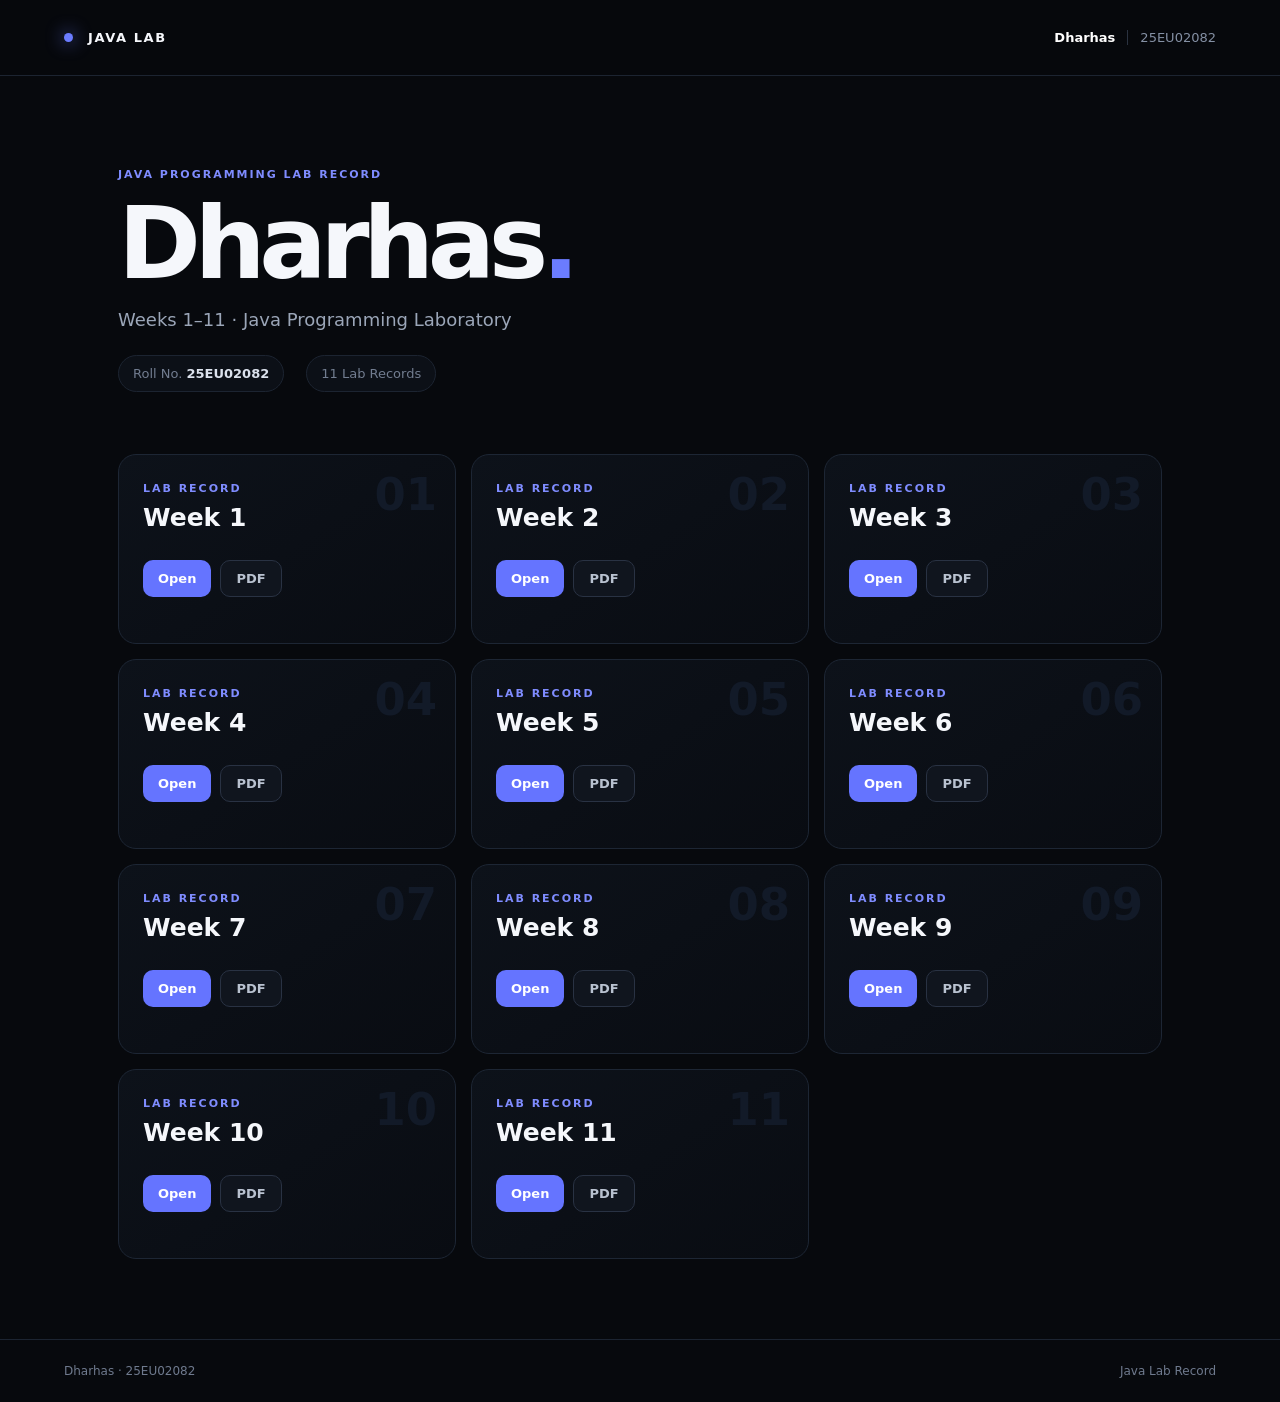
<file: index.html>
<!doctype html>
<html lang="en">
<head>
<meta charset="utf-8">
<meta name="viewport" content="width=device-width,initial-scale=1">
<title>Dharhas | Java Programming Lab</title>
<meta name="description" content="Java Programming Lab Record — Dharhas, Roll No. 25EU02082">
<link rel="stylesheet" href="style.css">
</head>
<body>
<header class="topbar">
  <a class="brand" href="index.html"><span class="brand-dot"></span> JAVA LAB</a>
  <div class="student">
    <strong>Dharhas</strong>
    <span>25EU02082</span>
  </div>
</header>

<main>
  <section class="hero">
    <div class="eyebrow">JAVA PROGRAMMING LAB RECORD</div>
    <h1>Dharhas<span>.</span></h1>
    <p>Weeks 1–11 · Java Programming Laboratory</p>
    <div class="hero-meta">
      <span>Roll No. <b>25EU02082</b></span>
      <span>11 Lab Records</span>
    </div>
  </section>

  <section class="grid" id="weeks"></section>
</main>

<footer>
  <span>Dharhas · 25EU02082</span>
  <span>Java Lab Record</span>
</footer>

<script>
const weeks = [{"title": "Week 1", "file": "labs/week-1.pdf"}, {"title": "Week 2", "file": "labs/week-2.pdf"}, {"title": "Week 3", "file": "labs/week-3.pdf"}, {"title": "Week 4", "file": "labs/week-4.pdf"}, {"title": "Week 5", "file": "labs/week-5.pdf"}, {"title": "Week 6", "file": "labs/week-6.pdf"}, {"title": "Week 7", "file": "labs/week-7.pdf"}, {"title": "Week 8", "file": "labs/week-8.pdf"}, {"title": "Week 9", "file": "labs/week-9.pdf"}, {"title": "Week 10", "file": "labs/week-10.pdf"}, {"title": "Week 11", "file": "labs/week-11.pdf"}];
const grid = document.getElementById("weeks");

weeks.forEach((week, i) => {
  const card = document.createElement("article");
  card.className = "card";
  card.innerHTML = `
    <div class="num">${String(i+1).padStart(2,"0")}</div>
    <div class="card-body">
      <div class="label">LAB RECORD</div>
      <h2>${week.title}</h2>
      <div class="actions">
        <a class="open" href="viewer.html?file=${encodeURIComponent(week.file)}&week=${encodeURIComponent(week.title)}">Open</a>
        <a class="download" href="${week.file}" download>PDF</a>
      </div>
    </div>`;
  grid.appendChild(card);
});
</script>
</body>
</html>
</file>
<file: style.css>
*{box-sizing:border-box}html{scroll-behavior:smooth}body{margin:0;background:#07090d;color:#f5f7fb;font-family:Inter,ui-sans-serif,system-ui,-apple-system,BlinkMacSystemFont,"Segoe UI",sans-serif}a{color:inherit;text-decoration:none}.topbar{height:76px;border-bottom:1px solid #1c2431;background:rgba(7,9,13,.88);backdrop-filter:blur(14px);display:flex;align-items:center;justify-content:space-between;padding:0 clamp(20px,5vw,72px);position:sticky;top:0;z-index:5}.brand{font-weight:800;letter-spacing:.12em;font-size:13px}.brand-dot{display:inline-block;width:9px;height:9px;border-radius:50%;background:#6b7cff;box-shadow:0 0 18px #6b7cff;margin-right:9px}.student{display:flex;gap:12px;align-items:center;font-size:13px}.student strong{color:#fff}.student span{color:#8490a4;border-left:1px solid #2a3240;padding-left:12px}.hero{max-width:1100px;margin:0 auto;padding:92px 28px 62px}.eyebrow,.label{font-size:11px;font-weight:800;letter-spacing:.18em;color:#7f8cff}.hero h1{font-size:clamp(54px,9vw,100px);line-height:.95;margin:15px 0 18px;letter-spacing:-.065em}.hero h1 span{color:#6b7cff}.hero p{font-size:18px;color:#9ba6b8;margin:0 0 25px}.hero-meta{display:flex;gap:22px;flex-wrap:wrap;color:#727d90;font-size:13px}.hero-meta span{padding:10px 14px;border:1px solid #1c2431;border-radius:999px;background:#0c1017}.hero-meta b{color:#dce2ed}.grid{max-width:1100px;margin:0 auto;padding:0 28px 80px;display:grid;grid-template-columns:repeat(3,1fr);gap:15px}.card{min-height:190px;border:1px solid #1d2634;background:linear-gradient(145deg,#0d121a,#090c12);border-radius:18px;position:relative;overflow:hidden;transition:.22s}.card:hover{transform:translateY(-3px);border-color:#4654b7;box-shadow:0 18px 45px rgba(0,0,0,.35)}.num{position:absolute;right:18px;top:13px;font-size:45px;font-weight:900;color:#121a28}.card-body{position:relative;padding:27px 24px}.card h2{font-size:25px;margin:8px 0 28px}.actions{display:flex;gap:9px}.open,.download{display:inline-flex;align-items:center;justify-content:center;border-radius:10px;padding:10px 15px;font-size:13px;font-weight:750}.open{background:#6574ff;color:white}.open:hover{background:#7885ff}.download{border:1px solid #293243;color:#b9c2d0;background:#10151e}.download:hover{border-color:#56647a;color:white}.big{padding:12px 18px}.viewer-head{max-width:1400px;margin:0 auto;padding:28px 28px 20px;display:flex;align-items:end;justify-content:space-between;gap:20px}.viewer-head h1{margin:5px 0 0;font-size:34px}.back{color:#8793a7;font-size:13px}.back:hover{color:white}.pdf-wrap{height:calc(100vh - 166px);padding:0 22px 22px}.pdf-wrap iframe{width:100%;height:100%;border:1px solid #202938;border-radius:14px;background:#fff}footer{border-top:1px solid #1c2431;padding:24px clamp(20px,5vw,72px);display:flex;justify-content:space-between;color:#6f7a8e;font-size:12px}@media(max-width:850px){.grid{grid-template-columns:repeat(2,1fr)}}@media(max-width:560px){.topbar{height:68px}.student span{display:none}.hero{padding:65px 20px 45px}.grid{grid-template-columns:1fr;padding:0 20px 55px}.viewer-head{align-items:flex-start;flex-direction:column;padding:22px 18px}.pdf-wrap{height:calc(100vh - 220px);padding:0 10px 10px}footer{gap:10px;flex-direction:column}}
</file>
